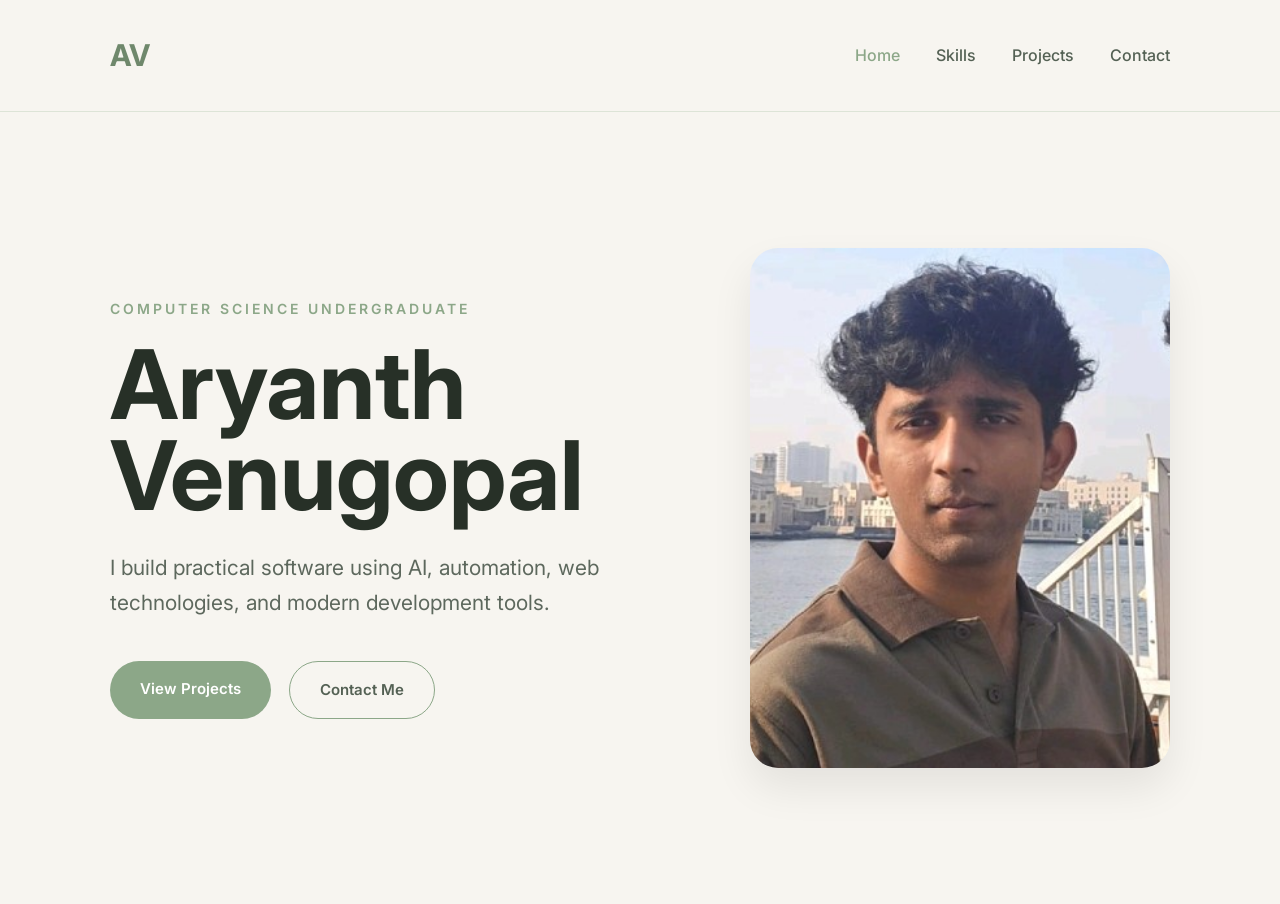
<file: index.html>
<!DOCTYPE html>
<html lang="en">

<head>
  <meta charset="UTF-8">
  <meta name="viewport" content="width=device-width, initial-scale=1.0">
  <title>Aryanth Venugopal</title>

  <link rel="stylesheet" href="styles.css">
</head>

<body>

<header class="site-header">

  <a href="index.html" class="logo">AV</a>

  <nav>
    <a href="index.html" class="active">Home</a>
    <a href="skills.html">Skills</a>
    <a href="projects.html">Projects</a>
    <a href="contact.html">Contact</a>
  </nav>

</header>

<section class="hero">

  <div class="hero-copy">

    <p class="eyebrow">Computer Science Undergraduate</p>

    <h1>
      Aryanth <br>
      Venugopal
    </h1>

    <p class="intro">
      I build practical software using AI, automation, web technologies,
      and modern development tools.
    </p>

    <div class="actions">

      <a class="button primary" href="projects.html">
        View Projects
      </a>

      <a class="button secondary" href="contact.html">
        Contact Me
      </a>

    </div>

  </div>

  <div class="hero-portrait">
    <img src="1769235384824.jpg" alt="Aryanth">
  </div>

</section>

</body>

</html>
</file>
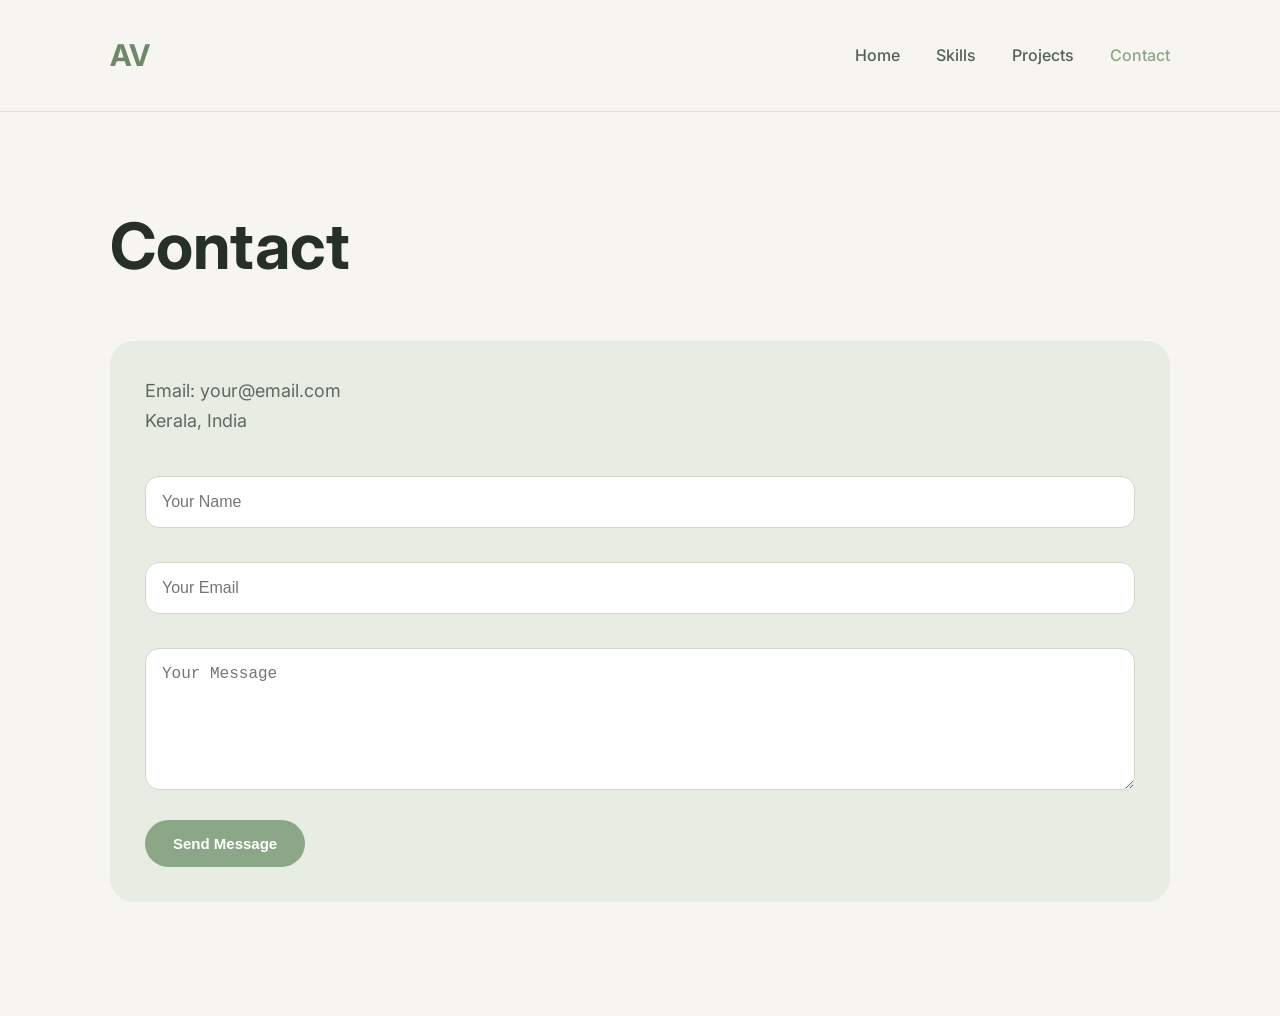
<file: contact.html>
<!DOCTYPE html>
<html lang="en">

<head>
  <meta charset="UTF-8">
  <meta name="viewport" content="width=device-width, initial-scale=1.0">
  <title>Contact</title>

  <link rel="stylesheet" href="styles.css">
</head>

<body>

<header class="site-header">

  <a href="index.html" class="logo">AV</a>

  <nav>
    <a href="index.html">Home</a>
    <a href="skills.html">Skills</a>
    <a href="projects.html">Projects</a>
    <a href="contact.html" class="active">Contact</a>
  </nav>

</header>

<main>

<h1>Contact</h1>

<div class="contact-card">

  <p>Email: your@email.com</p>
  <p>Kerala, India</p>

  <br>

  <input type="text" placeholder="Your Name">

  <input type="email" placeholder="Your Email">

  <textarea rows="6" placeholder="Your Message"></textarea>

  <button>Send Message</button>

</div>

</main>

</body>

</html>
</file>
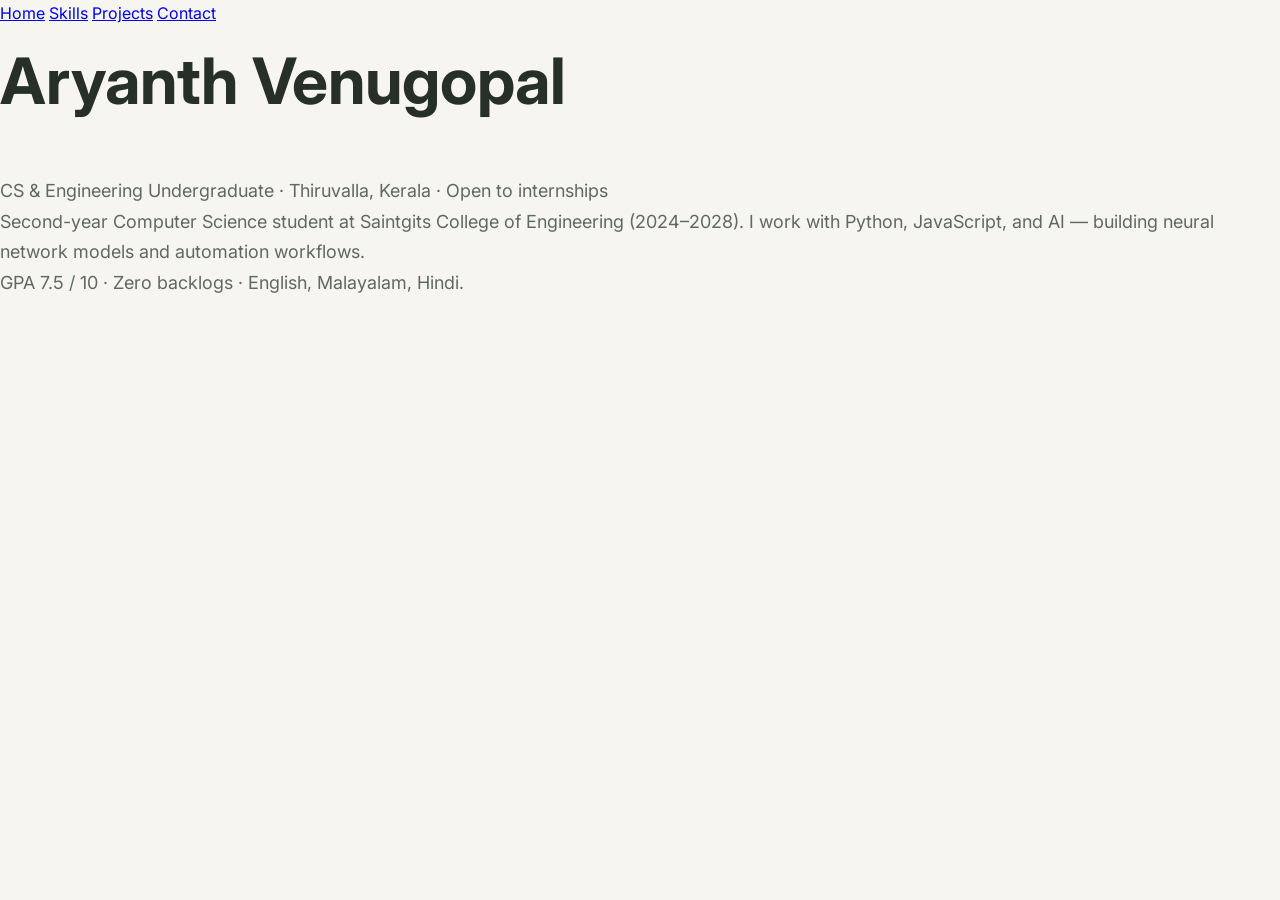
<file: home.html>
<!DOCTYPE html>
<html lang="en">
<head>
  <meta charset="UTF-8" />
  <meta name="viewport" content="width=device-width, initial-scale=1.0" />
  <title>Aryanth Venugopal</title>
  <link rel="stylesheet" href="styles.css?v=10">
</head>
<body>
<nav>
  <a href="index.html" class="active">Home</a>
  <a href="skills.html">Skills</a>
  <a href="projects.html">Projects</a>
  <a href="contact.html">Contact</a>
</nav>
<h1>Aryanth Venugopal</h1>
<p class="meta">CS & Engineering Undergraduate · Thiruvalla, Kerala · Open to internships</p>
<p>Second-year Computer Science student at Saintgits College of Engineering (2024–2028). I work with Python, JavaScript, and AI — building neural network models and automation workflows.</p>
<p>GPA 7.5 / 10 · Zero backlogs · English, Malayalam, Hindi.</p>
</body>
</html>
</file>
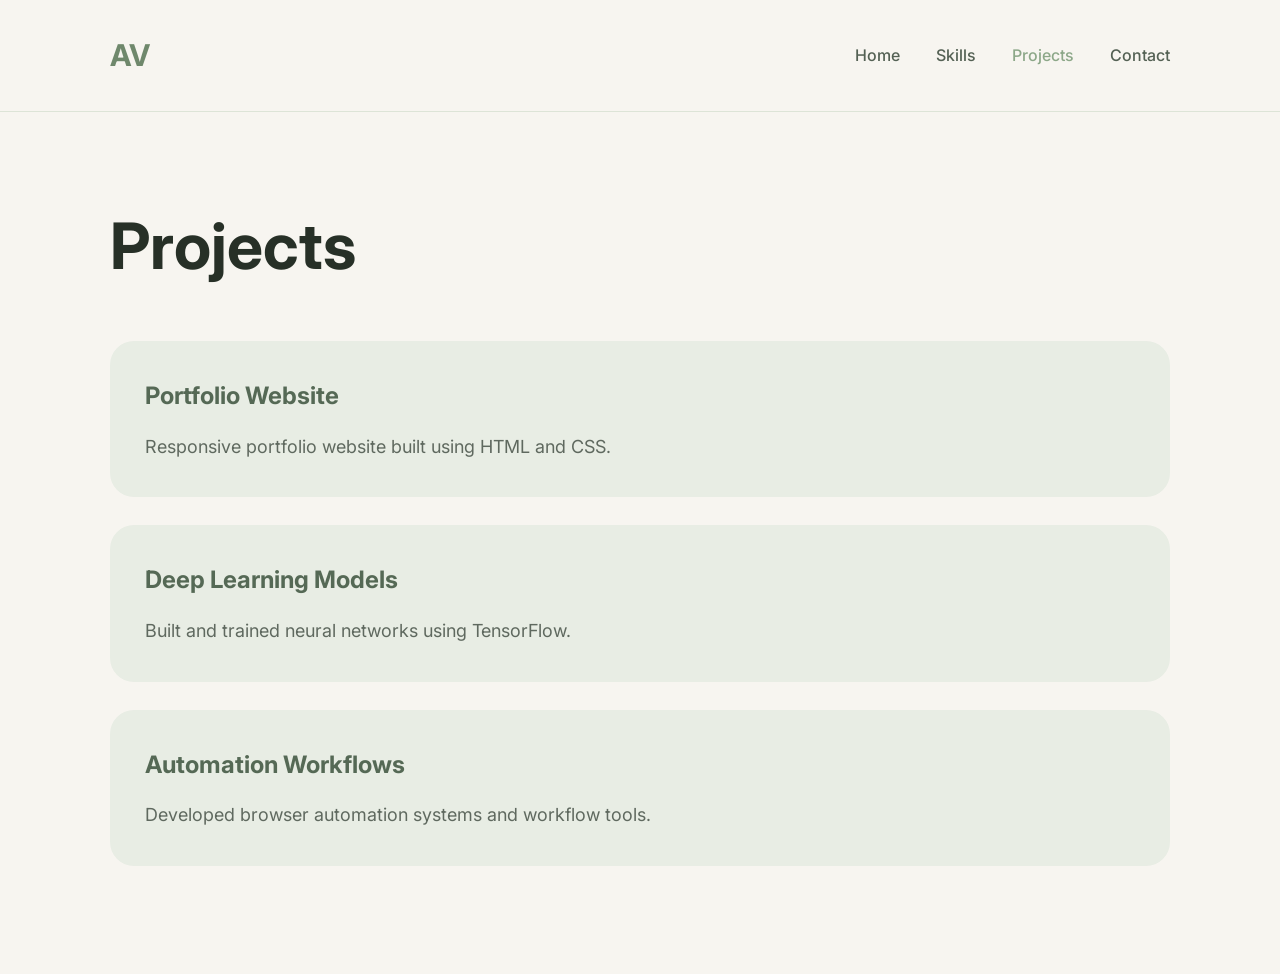
<file: projects.html>
<!DOCTYPE html>
<html lang="en">

<head>
  <meta charset="UTF-8">
  <meta name="viewport" content="width=device-width, initial-scale=1.0">
  <title>Projects</title>

  <link rel="stylesheet" href="styles.css">
</head>

<body>

<header class="site-header">

  <a href="index.html" class="logo">AV</a>

  <nav>
    <a href="index.html">Home</a>
    <a href="skills.html">Skills</a>
    <a href="projects.html" class="active">Projects</a>
    <a href="contact.html">Contact</a>
  </nav>

</header>

<main>

<h1>Projects</h1>

<div class="project-card">

  <h2>Portfolio Website</h2>

  <p>
    Responsive portfolio website built using HTML and CSS.
  </p>

</div>

<div class="project-card">

  <h2>Deep Learning Models</h2>

  <p>
    Built and trained neural networks using TensorFlow.
  </p>

</div>

<div class="project-card">

  <h2>Automation Workflows</h2>

  <p>
    Developed browser automation systems and workflow tools.
  </p>

</div>

</main>

</body>

</html>
</file>
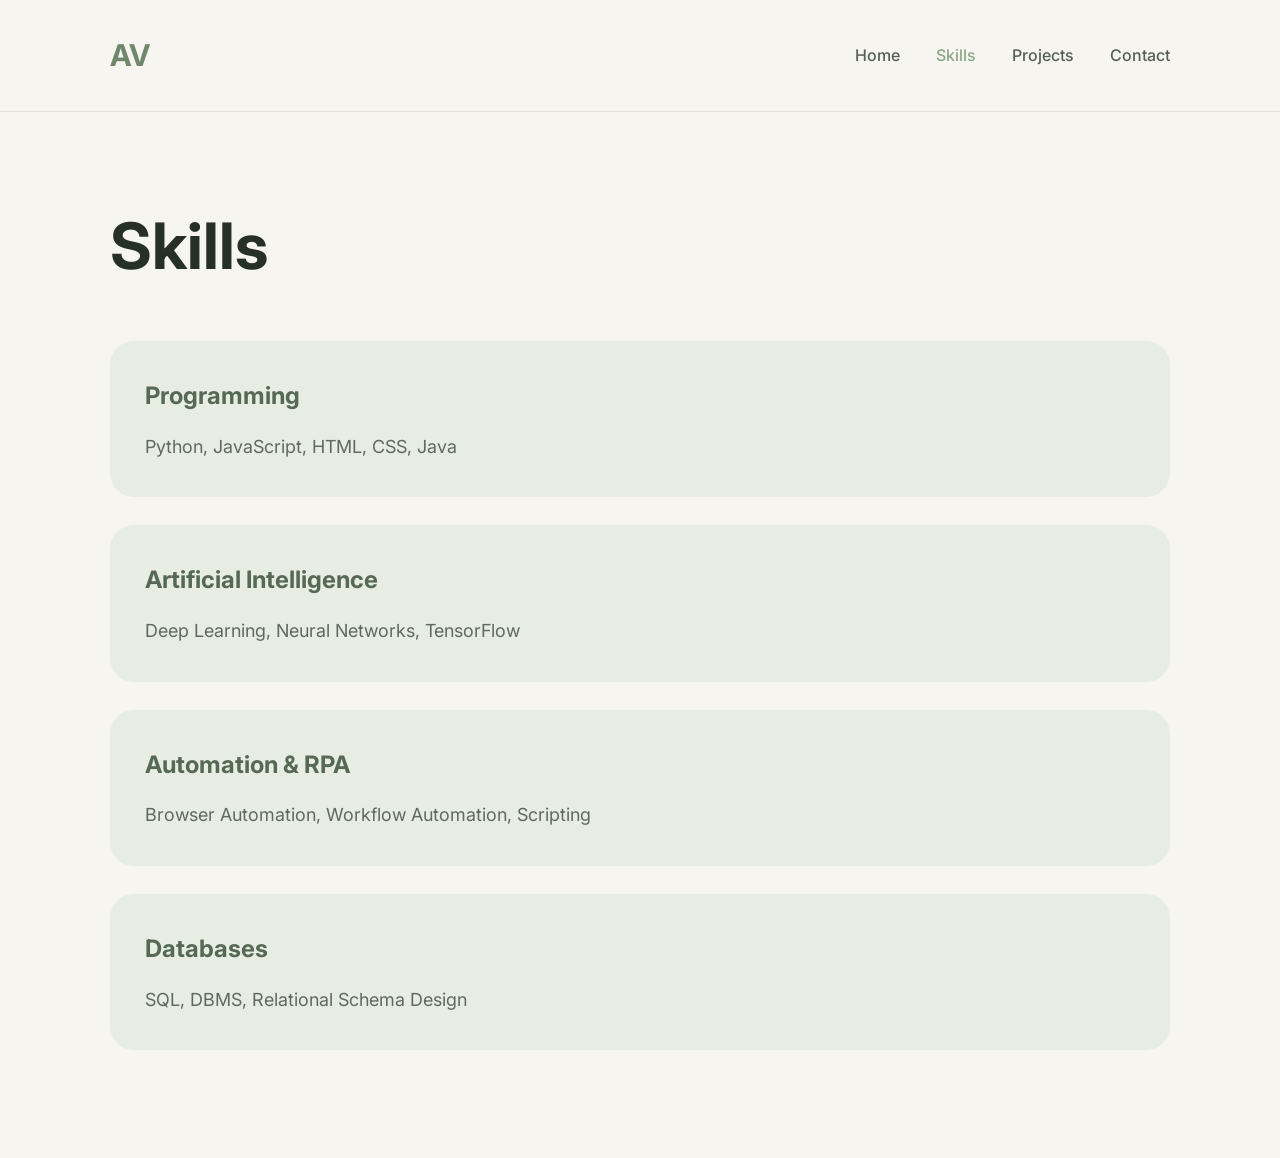
<file: skills.html>
<!DOCTYPE html>
<html lang="en">

<head>
  <meta charset="UTF-8">
  <meta name="viewport" content="width=device-width, initial-scale=1.0">
  <title>Skills</title>

  <link rel="stylesheet" href="styles.css">
</head>

<body>

<header class="site-header">

  <a href="index.html" class="logo">AV</a>

  <nav>
    <a href="index.html">Home</a>
    <a href="skills.html" class="active">Skills</a>
    <a href="projects.html">Projects</a>
    <a href="contact.html">Contact</a>
  </nav>

</header>

<main>

<h1>Skills</h1>

<div class="skill-card">
  <h2>Programming</h2>
  <p>Python, JavaScript, HTML, CSS, Java</p>
</div>

<div class="skill-card">
  <h2>Artificial Intelligence</h2>
  <p>Deep Learning, Neural Networks, TensorFlow</p>
</div>

<div class="skill-card">
  <h2>Automation & RPA</h2>
  <p>Browser Automation, Workflow Automation, Scripting</p>
</div>

<div class="skill-card">
  <h2>Databases</h2>
  <p>SQL, DBMS, Relational Schema Design</p>
</div>

</main>

</body>

</html>
</file>
<file: styles.css>
@import url('https://fonts.googleapis.com/css2?family=Inter:wght@300;400;500;600;700&display=swap');

* {
  margin: 0;
  padding: 0;
  box-sizing: border-box;
}

body {
  background: #f7f5f0;
  color: #2d352d;
  font-family: 'Inter', sans-serif;
  line-height: 1.7;
}

/* NAVBAR */

.site-header {
  display: flex;
  justify-content: space-between;
  align-items: center;

  padding: 30px 110px;

  border-bottom: 1px solid #dde4d7;
}

.logo {
  text-decoration: none;

  font-size: 30px;
  font-weight: 700;

  color: #6f886c;
}

.site-header nav {
  display: flex;
  gap: 36px;
}

.site-header nav a {
  text-decoration: none;

  color: #546154;

  font-size: 16px;
  font-weight: 500;

  transition: 0.3s;
}

.site-header nav a:hover,
.site-header nav a.active {
  color: #8ca788;
}

/* HERO */

.hero {
  min-height: 88vh;

  display: grid;
  grid-template-columns: 1.2fr 0.8fr;

  align-items: center;

  gap: 100px;

  padding: 80px 110px;
}

.hero-copy {
  max-width: 700px;
}

.eyebrow {
  color: #8ca788;

  font-size: 14px;
  font-weight: 600;

  text-transform: uppercase;
  letter-spacing: 3px;

  margin-bottom: 18px;
}

.hero h1 {
  font-size: 96px;
  line-height: 0.95;

  margin-bottom: 28px;

  color: #273027;
}

.intro {
  font-size: 21px;

  color: #5d685d;

  margin-bottom: 40px;

  max-width: 650px;
}

/* BUTTONS */

.actions {
  display: flex;
  gap: 18px;
}

.button {
  padding: 15px 30px;

  border-radius: 40px;

  text-decoration: none;

  font-size: 15px;
  font-weight: 600;

  transition: 0.3s;
}

.primary {
  background: #8ca788;
  color: white;
}

.secondary {
  border: 1px solid #8ca788;
  color: #546154;
}

.button:hover {
  transform: translateY(-2px);
}

/* IMAGE */

.hero-portrait {
  display: flex;
  justify-content: center;
}

.hero-portrait img {
  width: 420px;
  height: 520px;

  object-fit: cover;

  border-radius: 28px;

  box-shadow: 0 20px 40px rgba(0, 0, 0, 0.08);
}

/* MAIN CONTENT */

main {
  padding: 80px 110px;
}

h1 {
  font-size: 64px;

  margin-bottom: 40px;

  color: #273027;
}

h2 {
  font-size: 24px;

  margin-bottom: 15px;

  color: #556955;
}

p {
  font-size: 18px;
  color: #5f695f;
}

/* CARDS */

.skill-card,
.project-card,
.contact-card {
  background: #e8ede4;

  padding: 35px;

  border-radius: 24px;

  margin-bottom: 28px;
}

/* FORM */

input,
textarea {
  width: 100%;

  padding: 16px;

  margin-top: 12px;
  margin-bottom: 22px;

  border-radius: 14px;

  border: 1px solid #d0d8ca;

  background: white;

  font-size: 16px;
}

button {
  padding: 15px 28px;

  border: none;
  border-radius: 40px;

  background: #8ca788;
  color: white;

  font-size: 15px;
  font-weight: 600;

  cursor: pointer;
}

/* MOBILE */

@media (max-width: 900px) {

  .site-header {
    flex-direction: column;
    gap: 20px;

    padding: 25px;
  }

  .site-header nav {
    flex-wrap: wrap;
    justify-content: center;
  }

  .hero {
    grid-template-columns: 1fr;

    text-align: center;

    gap: 50px;

    padding: 50px 25px;
  }

  .hero h1 {
    font-size: 56px;
  }

  .hero-portrait img {
    width: 280px;
    height: 360px;
  }

  .actions {
    justify-content: center;
    flex-wrap: wrap;
  }

  main {
    padding: 45px 25px;
  }
}
</file>
